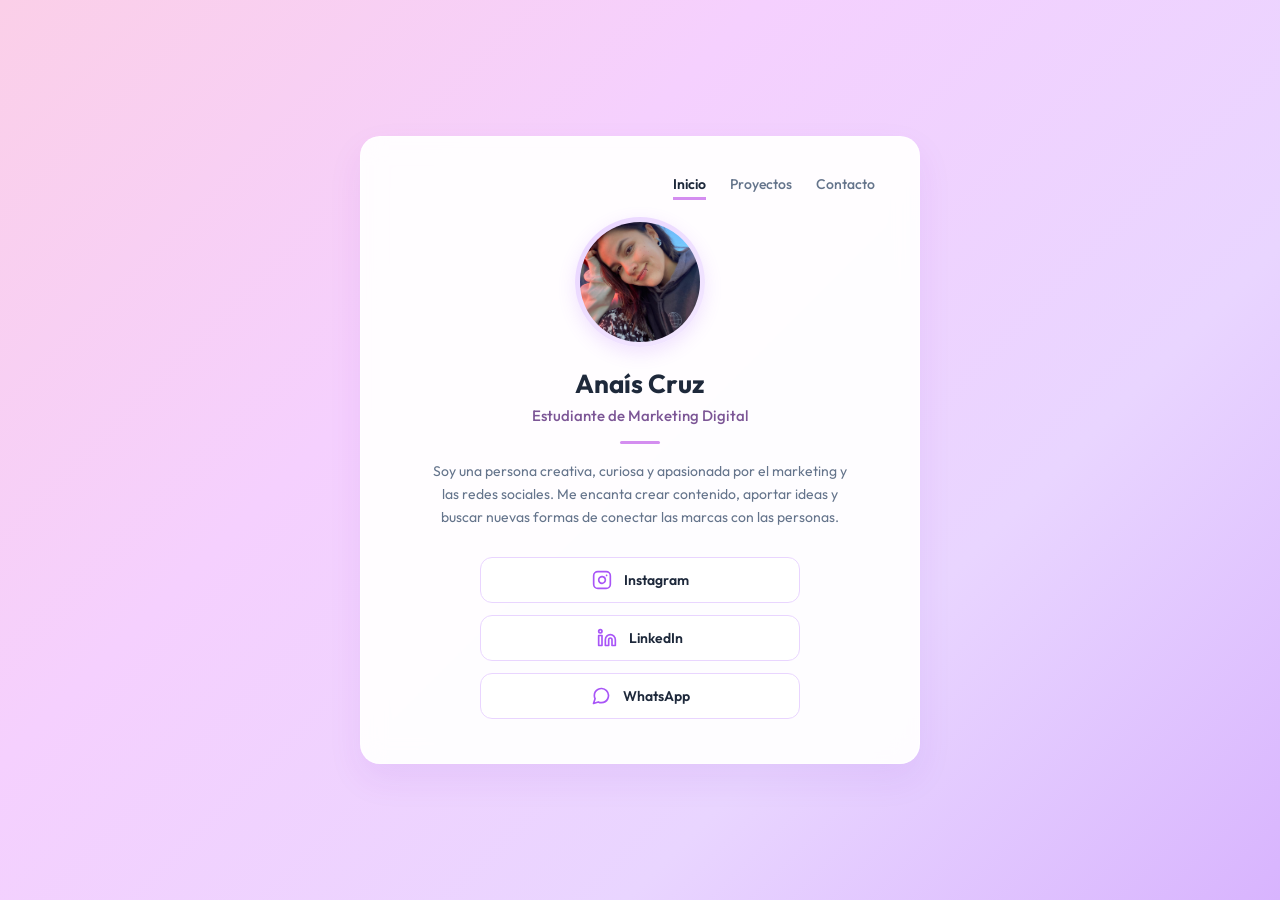
<file: index.html>
<!DOCTYPE html>
<html lang="es">

<head>
    <meta charset="UTF-8">
    <meta name="viewport" content="width=device-width, initial-scale=1.0">
    <title>Anaís Cruz / Portafolio</title>

    <!-- Vinculación del archivo CSS externo -->
    <link rel="stylesheet" href="css/style.css">

    <!-- AOS Library CSS -->
    <link href="https://unpkg.com/aos@2.3.1/dist/aos.css" rel="stylesheet">

    <!-- Tipografía Outfit desde Google Fonts -->
    <link rel="preconnect" href="https://fonts.googleapis.com">
    <link rel="preconnect" href="https://fonts.gstatic.com" crossorigin>
    <link href="https://fonts.googleapis.com/css2?family=Outfit:wght@300;400;500;600;700&display=swap" rel="stylesheet">
</head>

<body>

    <!-- CONTENEDOR CENTRAL (TARJETA) -->
    <main class="card" data-aos="fade-up" data-aos-duration="800">

        <!-- 1. MENÚ DE NAVEGACIÓN -->
        <nav class="navbar" data-aos="fade-down" data-aos-delay="100">
            <ul class="nav-links">
                <li><a href="index.html" class="active">Inicio</a></li>
                <li><a href="proyectos.html">Proyectos</a></li>
                <li><a href="contacto.html">Contacto</a></li>
            </ul>
        </nav>



        <!-- 3. INFORMACIÓN PERSONAL Y BIOGRAFÍA -->
        <header class="profile-info" data-aos="fade-up" data-aos-delay="300">
            <div class="avatar-container" data-aos="zoom-in" data-aos-delay="200">
                <img src="img/avatar.jpeg" alt="Foto de perfil de Anaís Cruz" class="avatar-img">
            </div>
            <h1 class="profile-name">Anaís Cruz</h1>
            <p class="profile-role">Estudiante de Marketing Digital</p>

            <!-- Línea decorativa morada -->
            <div class="divider"></div>

            <p class="profile-bio">
                Soy una persona creativa, curiosa y apasionada por el marketing y las redes sociales. Me encanta crear
                contenido, aportar ideas y buscar nuevas formas de conectar las marcas con las personas.
            </p>
        </header>

        <!-- 4. BOTONES DE REDES SOCIALES -->
        <section class="social-links" data-aos="fade-up" data-aos-delay="400">
            <a href="https://www.instagram.com/anais.ignxcia?igsi=cTJwZXExZHdscWJ1&utm_source=qr" target="_blank"
                rel="noopener noreferrer" class="btn-link">
                <!-- Icono SVG de Instagram -->
                <svg class="btn-icon" xmlns="http://www.w3.org/2000/svg" viewBox="0 0 24 24" fill="none"
                    stroke="currentColor" stroke-width="2" stroke-linecap="round" stroke-linejoin="round">
                    <rect x="2" y="2" width="20" height="20" rx="5" ry="5"></rect>
                    <path d="M16 11.37A4 4 0 1 1 12.63 8 4 4 0 0 1 16 11.37z"></path>
                    <line x1="17.5" y1="6.5" x2="17.51" y2="6.5"></line>
                </svg>
                <span>Instagram</span>
            </a>

            <a href="https://linkedin.com" target="_blank" rel="noopener noreferrer" class="btn-link">
                <!-- Icono SVG de LinkedIn -->
                <svg class="btn-icon" xmlns="http://www.w3.org/2000/svg" viewBox="0 0 24 24" fill="none"
                    stroke="currentColor" stroke-width="2" stroke-linecap="round" stroke-linejoin="round">
                    <path d="M16 8a6 6 0 0 1 6 6v7h-4v-7a2 2 0 0 0-2-2 2 2 0 0 0-2 2v7h-4v-7a6 6 0 0 1 6-6z"></path>
                    <rect x="2" y="9" width="4" height="12"></rect>
                    <circle cx="4" cy="4" r="2"></circle>
                </svg>
                <span>LinkedIn</span>
            </a>

            <a href="https://wa.me/56953467245" target="_blank" rel="noopener noreferrer" class="btn-link">
                <!-- Icono SVG de WhatsApp -->
                <svg class="btn-icon" xmlns="http://www.w3.org/2000/svg" viewBox="0 0 24 24" fill="none"
                    stroke="currentColor" stroke-width="2" stroke-linecap="round" stroke-linejoin="round">
                    <path
                        d="M21 11.5a8.38 8.38 0 0 1-.9 3.8 8.5 8.5 0 0 1-7.6 4.7 8.38 8.38 0 0 1-3.8-.9L3 21l1.9-5.7a8.38 8.38 0 0 1-.9-3.8 8.5 8.5 0 0 1 4.7-7.6 8.38 8.38 0 0 1 3.8-.9h.5a8.48 8.48 0 0 1 8 8v.5z">
                    </path>
                </svg>
                <span>WhatsApp</span>
            </a>
        </section>

    </main>

    <!-- Script de AOS Library e inicialización -->
    <script src="https://unpkg.com/aos@2.3.1/dist/aos.js"></script>
    <script>
        AOS.init({
            duration: 800,
            once: true,
            easing: 'ease-out-cubic'
        });
    </script>

</body>

</html>
</file>
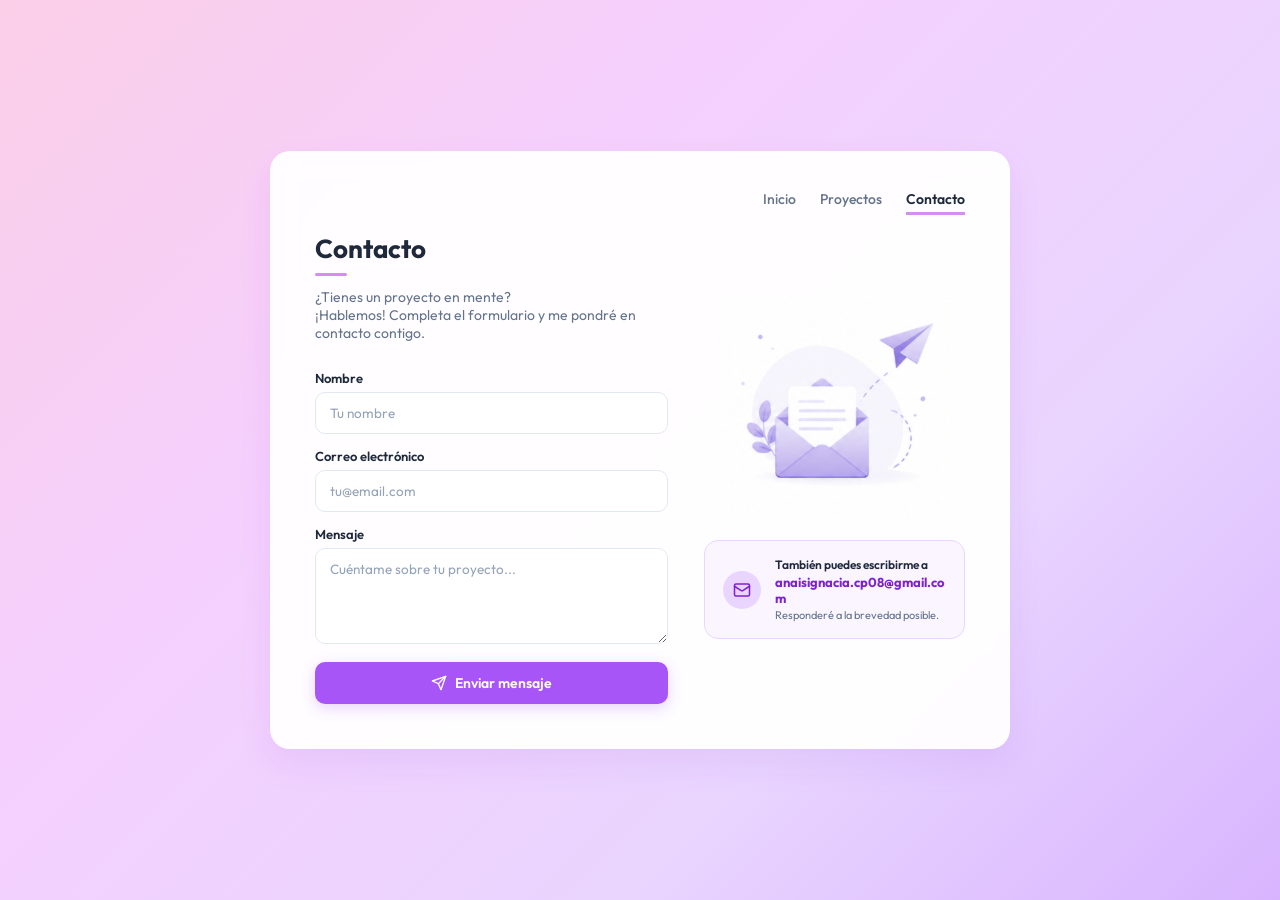
<file: contacto.html>
<!DOCTYPE html>
<html lang="es">

<head>
    <meta charset="UTF-8">
    <meta name="viewport" content="width=device-width, initial-scale=1.0">
    <title>Contacto / Anaís Cruz</title>

    <!-- Enlace a los estilos CSS -->
    <link rel="stylesheet" href="css/style.css?v=2">

    <!-- AOS Library CSS -->
    <link href="https://unpkg.com/aos@2.3.1/dist/aos.css" rel="stylesheet">

    <!-- Tipografía Outfit desde Google Fonts -->
    <link rel="preconnect" href="https://fonts.googleapis.com">
    <link rel="preconnect" href="https://fonts.gstatic.com" crossorigin>
    <link href="https://fonts.googleapis.com/css2?family=Outfit:wght@300;400;500;600;700&display=swap" rel="stylesheet">
</head>

<body>

    <!-- TARJETA CONTENEDORA PRINCIPAL -->
    <main class="card card-wide" data-aos="fade-up" data-aos-duration="800">

        <!-- 1. MENÚ DE NAVEGACIÓN -->
        <nav class="navbar" data-aos="fade-down" data-aos-delay="100">
            <ul class="nav-links">
                <li><a href="index.html">Inicio</a></li>
                <li><a href="proyectos.html">Proyectos</a></li>
                <li><a href="contacto.html" class="active">Contacto</a></li>
            </ul>
        </nav>
        <!-- CONTENEDOR EN 2 COLUMNAS (FORMULARIO E ILUSTRACIÓN) -->
        <div class="contact-layout">

            <!-- COLUMNA IZQUIERDA: FORMULARIO -->
            <div class="contact-left" data-aos="fade-right" data-aos-delay="200">

                <!-- Encabezado -->
                <header class="page-header">
                    <h1 class="page-title">Contacto</h1>
                    <div class="divider-left"></div>
                    <p class="page-subtitle">
                        ¿Tienes un proyecto en mente?<br>
                        ¡Hablemos! Completa el formulario y me pondré en contacto contigo.
                    </p>
                </header>

                <!-- Formulario -->
                <form class="contact-form" action="https://formspree.io/f/tu-codigo" method="POST">

                    <div class="form-group">
                        <label for="nombre" class="form-label">Nombre</label>
                        <input type="text" id="nombre" name="nombre" class="form-input" placeholder="Tu nombre"
                            required>
                    </div>

                    <div class="form-group">
                        <label for="email" class="form-label">Correo electrónico</label>
                        <input type="email" id="email" name="email" class="form-input" placeholder="tu@email.com"
                            required>
                    </div>

                    <div class="form-group">
                        <label for="mensaje" class="form-label">Mensaje</label>
                        <textarea id="mensaje" name="mensaje" rows="4" class="form-input form-textarea"
                            placeholder="Cuéntame sobre tu proyecto..." required></textarea>
                    </div>

                    <!-- Botón Enviar con ícono -->
                    <button type="submit" class="btn-submit">
                        <svg class="btn-send-icon" xmlns="http://www.w3.org/2000/svg" viewBox="0 0 24 24" fill="none"
                            stroke="currentColor" stroke-width="2" stroke-linecap="round" stroke-linejoin="round">
                            <line x1="22" y1="2" x2="11" y2="13"></line>
                            <polygon points="22 2 15 22 11 13 2 9 22 2"></polygon>
                        </svg>
                        <span>Enviar mensaje</span>
                    </button>

                </form>
            </div>
            <!-- COLUMNA DERECHA: ILUSTRACIÓN Y EMAIL DIRECTO -->
            <div class="contact-right" data-aos="fade-left" data-aos-delay="300">

                <!-- Ilustración del sobre -->
                <div class="contact-illustration">
                    <img src="img/contacto-ilustracion.png" alt="Ilustración de sobre de contacto"
                        class="illustration-img">
                </div>

                <!-- Tarjeta de correo directo -->
                <div class="direct-email-card">
                    <div class="email-icon-circle">
                        <!-- Ícono de sobre -->
                        <svg xmlns="http://www.w3.org/2000/svg" viewBox="0 0 24 24" fill="none" stroke="currentColor"
                            stroke-width="2" stroke-linecap="round" stroke-linejoin="round">
                            <rect x="2" y="4" width="20" height="16" rx="2"></rect>
                            <path d="m22 7-8.97 5.7a1.94 1.94 0 0 1-2.06 0L2 7"></path>
                        </svg>
                    </div>
                    <div class="email-info-text">
                        <span class="email-label">También puedes escribirme a</span>
                        <a href="mailto:anaisignacia.cp08@gmail.com" class="email-link">anaisignacia.cp08@gmail.com</a>
                        <span class="email-note">Responderé a la brevedad posible.</span>
                    </div>
                </div>

            </div>

        </div> <!-- Fin de contact-layout -->

    </main>

    <!-- Script de AOS Library e inicialización -->
    <script src="https://unpkg.com/aos@2.3.1/dist/aos.js"></script>
    <script>
        AOS.init({
            duration: 800,
            once: true,
            easing: 'ease-out-cubic'
        });
    </script>

</body>

</html>
</file>
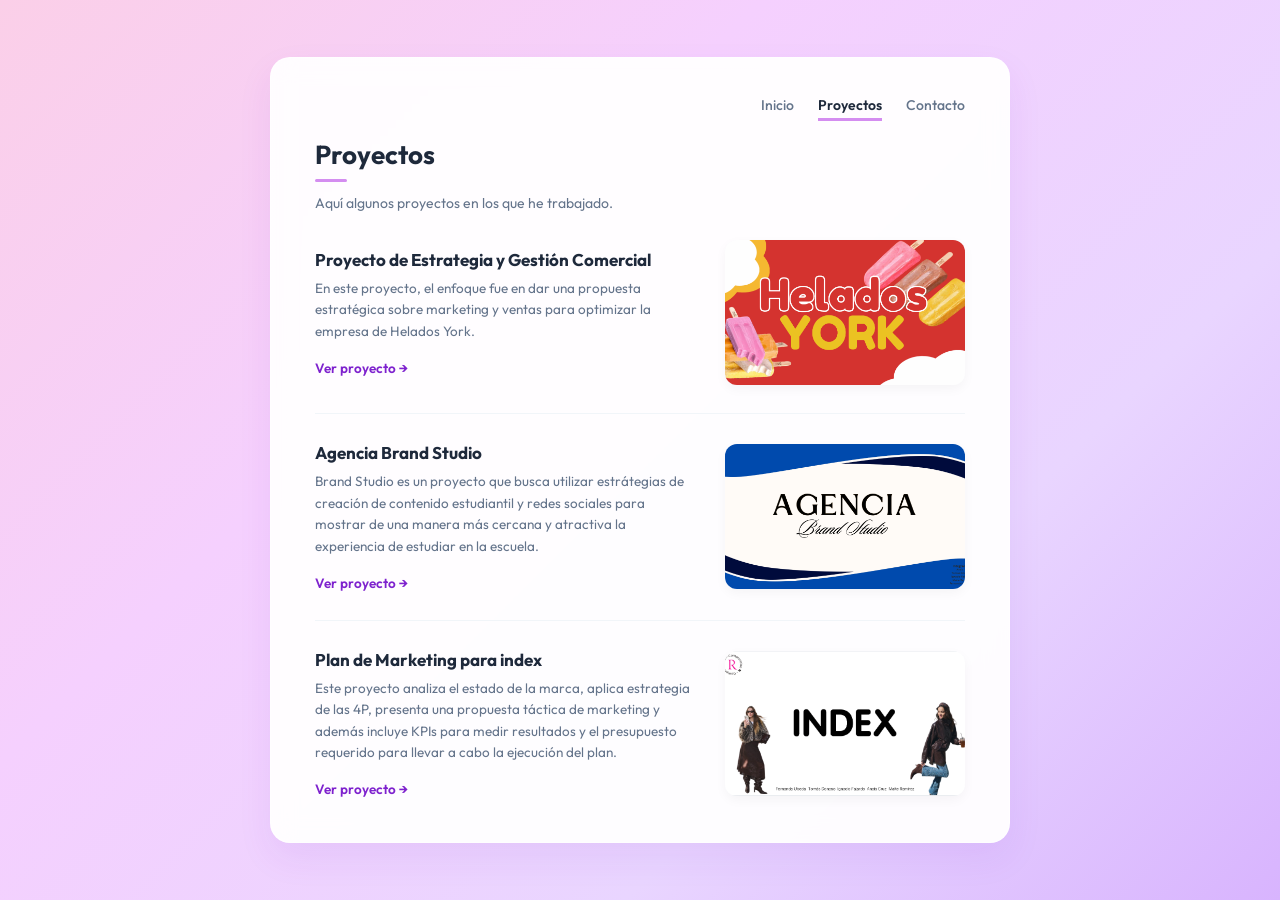
<file: proyectos.html>
<!DOCTYPE html>
<html lang="es">

<head>
    <meta charset="UTF-8">
    <meta name="viewport" content="width=device-width, initial-scale=1.0">
    <title>Proyectos / Anaís Cruz</title>

    <!-- Enlace a tu hoja de estilos CSS -->
    <link rel="stylesheet" href="css/style.css?v=2">

    <!-- AOS Library CSS -->
    <link href="https://unpkg.com/aos@2.3.1/dist/aos.css" rel="stylesheet">

    <!-- Tipografía Outfit desde Google Fonts -->
    <link rel="preconnect" href="https://fonts.googleapis.com">
    <link rel="preconnect" href="https://fonts.gstatic.com" crossorigin>
    <link href="https://fonts.googleapis.com/css2?family=Outfit:wght@300;400;500;600;700&display=swap" rel="stylesheet">
</head>

<body>

    <!-- TARJETA CONTENEDORA PRINCIPAL -->
    <main class="card card-wide" data-aos="fade-up" data-aos-duration="800">

        <!-- 1. MENÚ DE NAVEGACIÓN -->
        <nav class="navbar" data-aos="fade-down" data-aos-delay="100">
            <ul class="nav-links">
                <li><a href="index.html">Inicio</a></li>
                <li><a href="proyectos.html" class="active">Proyectos</a></li>
                <li><a href="contacto.html">Contacto</a></li>
            </ul>
        </nav>
        <!-- 2. ENCABEZADO DE LA PÁGINA -->
        <header class="page-header" data-aos="fade-up" data-aos-delay="150">
            <h1 class="page-title">Proyectos</h1>
            <div class="divider-left"></div>
            <p class="page-subtitle">Aquí algunos proyectos en los que he trabajado.</p>
        </header>
        <!-- 3. LISTA DE PROYECTOS -->
        <section class="projects-list">

            <!-- PROYECTO 1 -->
            <article class="project-card" data-aos="fade-up" data-aos-delay="200">
                <div class="project-info">
                    <h2 class="project-title">Proyecto de Estrategia y Gestión Comercial</h2>
                    <p class="project-desc">
                        En este proyecto, el enfoque fue en dar una propuesta estratégica sobre marketing y ventas para
                        optimizar la empresa de Helados York.
                    </p>
                    <a href="https://www.canva.com/design/DAHO7sI-Rek/Bd5SrFLWePbwLEfzHbOOrQ/edit" target="_blank"
                        rel="noopener noreferrer" class="project-link">Ver proyecto &rarr;</a>
                </div>
                <div class="project-image-container">
                    <img src="img/proyecto1.png" alt="Proyecto Plan de marketing" class="project-img">
                </div>
            </article>
            <!-- PROYECTO 2 -->
            <article class="project-card" data-aos="fade-up" data-aos-delay="300">
                <div class="project-info">
                    <h2 class="project-title">Agencia Brand Studio</h2>
                    <p class="project-desc">
                        Brand Studio es un proyecto que busca utilizar estrátegias de creación de contenido estudiantil
                        y redes sociales para mostrar de una manera más cercana y atractiva la experiencia de estudiar
                        en la escuela.

                    </p>
                    <a href="https://canva.link/h7z7g3jiuuuuoy8" target="_blank" rel="noopener noreferrer"
                        class="project-link">Ver proyecto &rarr;</a>
                </div>
                <div class="project-image-container">
                    <img src="img/proyecto2.png" alt="Gestión de Redes Sociales" class="project-img">
                </div>
            </article>
            <!-- PROYECTO 3 -->
            <article class="project-card" data-aos="fade-up" data-aos-delay="400">
                <div class="project-info">
                    <h2 class="project-title">Plan de Marketing para index</h2>
                    <p class="project-desc">
                        Este proyecto analiza el estado de la marca, aplica estrategia de las 4P, presenta una propuesta
                        táctica de marketing y además incluye KPIs para medir resultados y el presupuesto requerido para
                        llevar a cabo la ejecución del plan.
                    </p>
                    <a href="https://www.canva.com/design/DAHPYKmhClk/kwcgn0FLvCJjh1_HuDOGQA/edit" target="_blank"
                        rel="noopener noreferrer" class="project-link">Ver proyecto &rarr;</a>
                </div>
                <div class="project-image-container">
                    <img src="img/proyecto3.png" alt="Creación de sitios web" class="project-img">
                </div>
            </article>

        </section>

    </main>

    <!-- Script de AOS Library e inicialización -->
    <script src="https://unpkg.com/aos@2.3.1/dist/aos.js"></script>
    <script>
        AOS.init({
            duration: 800,
            once: true,
            easing: 'ease-out-cubic'
        });
    </script>

</body>

</html>
</file>
<file: css/style.css>
/* ==========================================================================
   VARIABLES DE DISEÑO (PALETA LILA / LAVANDA)
   ========================================================================== */
:root {
    /* Paleta Lila / Lavanda */
    --primary: #a855f7;          /* Lila principal vibrante */
    --primary-hover: #9333ea;    /* Lila intenso para hover */
    --primary-dark: #7e22ce;     /* Lila oscuro para enlaces y contraste */
    --primary-light: #faf5ff;    /* Fondo claro con tinte lila */
    --primary-border: #e9d5ff;   /* Borde lila suave */
    --primary-ring-1: #e9d5ff;   /* Degradado de avatar inicio */
    --primary-ring-2: #f3e8ff;   /* Degradado de avatar fin */
    --accent: #d48df0;           /* Acento decorativo (líneas y subrayados) */
    
    /* Fondo general y tarjeta */
    --bg-page: #fdf2f8;          /* Fondo fallback */
    --bg-gradient: linear-gradient(135deg, #fbcfe8 0%, #f5d0fe 35%, #e9d5ff 70%, #d8b4fe 100%);
    --card-bg: rgba(255, 255, 255, 0.94); /* Fondo blanco semitransparente para legibilidad */
    
    /* Tipografía y textos */
    --text-main: #1e293b;        /* Títulos y texto principal */
    --text-muted: #64748b;       /* Subtítulos y descripciones */
    --text-role: #7c5696;        /* Rol profesional */
    --border-subtle: #f1f5f9;    /* Separador suave entre elementos */
}

/* ==========================================================================
   1. RESET Y ESTILOS GENERALES
   ========================================================================== */
* {
    margin: 0;
    padding: 0;
    box-sizing: border-box;
}

html {
    overflow-x: hidden;
}

body {
    font-family: 'Outfit', 'Arial', sans-serif;
    background: linear-gradient(135deg, #fbcfe8 0%, #f5d0fe 35%, #e9d5ff 70%, #d8b4fe 100%);
    background-attachment: fixed;
    background-size: cover;
    color: var(--text-main);

    /* CENTRADO CON FLEXBOX */
    display: flex;
    justify-content: center;
    align-items: center;

    min-height: 100vh;
    padding: 20px;
    overflow-x: hidden;
}

/* ==========================================================================
   2. CONTENEDOR CENTRAL (CARD BLANCA)
   ========================================================================== */
.card {
    background-color: var(--card-bg);
    backdrop-filter: blur(12px);
    -webkit-backdrop-filter: blur(12px);
    width: 100%;
    max-width: 560px;
    border-radius: 20px;
    border: 1px solid rgba(255, 255, 255, 0.7);
    box-shadow: 0 15px 35px rgba(126, 34, 206, 0.08);
    padding: 36px 44px 44px 44px;
    text-align: center;
}

/* ==========================================================================
   3. MENÚ DE NAVEGACIÓN SUPERIOR
   ========================================================================== */
.navbar {
    display: flex;
    justify-content: flex-end;
    margin-bottom: 24px;
}

.nav-links {
    display: flex;
    list-style: none;
    gap: 24px;
}

.nav-links a {
    text-decoration: none;
    color: var(--text-muted);
    font-size: 14px;
    font-weight: 500;
    padding-bottom: 4px;
    transition: color 0.2s ease;
}

.nav-links a:hover {
    color: var(--primary);
}

/* Enlace activo con subrayado lila */
.nav-links a.active {
    color: var(--text-main);
    font-weight: 600;
    border-bottom: 3px solid var(--accent);
}

/* ==========================================================================
   4. FOTO DE PERFIL CIRCULAR
   ========================================================================== */
.avatar-container {
    width: 130px;
    height: 130px;
    margin: 0 auto 20px auto;
    border-radius: 50%;
    padding: 5px;
    background: linear-gradient(135deg, var(--primary-ring-1) 0%, var(--primary-ring-2) 100%);
    box-shadow: 0 6px 18px rgba(168, 85, 247, 0.16);
}

.avatar-img {
    width: 100%;
    height: 100%;
    object-fit: cover;
    border-radius: 50%;
    display: block;
}

/* ==========================================================================
   5. TEXTOS Y LÍNEA DIVISORIA
   ========================================================================== */
.profile-info {
    margin-bottom: 28px;
}

.profile-name {
    font-size: 26px;
    font-weight: 700;
    color: var(--text-main);
    margin-bottom: 6px;
}

.profile-role {
    font-size: 15px;
    font-weight: 500;
    color: var(--text-role);
    margin-bottom: 16px;
}

.divider {
    width: 40px;
    height: 3px;
    background-color: var(--accent);
    border-radius: 3px;
    margin: 0 auto 16px auto;
}

.profile-bio {
    font-size: 14px;
    line-height: 1.65;
    color: var(--text-muted);
    max-width: 420px;
    margin: 0 auto;
}

/* ==========================================================================
   6. BOTONES DE REDES SOCIALES
   ========================================================================== */
.social-links {
    display: flex;
    flex-direction: column;
    gap: 12px;
    max-width: 320px;
    margin: 0 auto;
}

.btn-link {
    display: flex;
    align-items: center;
    justify-content: center;
    gap: 12px;
    padding: 12px 20px;
    background-color: var(--card-bg);
    border: 1.5px solid var(--primary-border);
    border-radius: 12px;
    text-decoration: none;
    color: var(--text-main);
    font-size: 14px;
    font-weight: 600;
    transition: all 0.25s ease;
}

/* Efecto hover en botones */
.btn-link:hover {
    border-color: var(--primary);
    background-color: var(--primary-light);
    color: var(--primary-dark);
    transform: translateY(-2px);
    box-shadow: 0 6px 15px rgba(168, 85, 247, 0.15);
}

.btn-icon {
    width: 20px;
    height: 20px;
    stroke: var(--primary);
    flex-shrink: 0;
    transition: transform 0.2s ease;
}

.btn-link:hover .btn-icon {
    transform: scale(1.1);
}

/* ==========================================================================
   7. ADAPTACIÓN PARA CELULARES (RESPONSIVE INICIO)
   ========================================================================== */
@media (max-width: 480px) {
    .card {
        padding: 28px 20px;
    }

    .profile-name {
        font-size: 22px;
    }
}

/* ==========================================================================
   8. ESTILOS DE LA VISTA DE PROYECTOS
   ========================================================================== */
.card-wide {
    max-width: 740px;
    text-align: left;
}

.page-header {
    margin-bottom: 28px;
}

.page-title {
    font-size: 26px;
    font-weight: 700;
    color: var(--text-main);
    margin-bottom: 8px;
}

.divider-left {
    width: 32px;
    height: 3px;
    background-color: var(--accent);
    border-radius: 2px;
    margin-bottom: 12px;
}

.page-subtitle {
    font-size: 14px;
    color: var(--text-muted);
}

.projects-list {
    display: flex;
    flex-direction: column;
    gap: 28px;
}

.project-card {
    display: flex;
    align-items: center;
    justify-content: space-between;
    gap: 28px;
    padding-bottom: 28px;
    border-bottom: 1px solid var(--border-subtle);
}

.project-card:last-child {
    border-bottom: none;
    padding-bottom: 0;
}

.project-info {
    flex: 1;
}

.project-title {
    font-size: 17px;
    font-weight: 700;
    color: var(--text-main);
    margin-bottom: 8px;
}

.project-desc {
    font-size: 13.5px;
    line-height: 1.6;
    color: var(--text-muted);
    margin-bottom: 14px;
}

.project-link {
    display: inline-flex;
    align-items: center;
    gap: 6px;
    color: var(--primary-dark);
    font-size: 13.5px;
    font-weight: 600;
    text-decoration: none;
    transition: all 0.2s ease;
}

.project-link:hover {
    color: var(--primary);
    transform: translateX(4px);
}

.project-image-container {
    width: 240px;
    height: 145px;
    flex-shrink: 0;
    border-radius: 12px;
    overflow: hidden;
    background-color: #f8fafc;
    box-shadow: 0 4px 12px rgba(0, 0, 0, 0.04);
}

.project-img {
    width: 100%;
    height: 100%;
    object-fit: cover;
    display: block;
    transition: transform 0.3s ease;
}

.project-card:hover .project-img {
    transform: scale(1.03);
}

/* Responsive Proyectos */
@media (max-width: 620px) {
    .card-wide {
        padding: 28px 20px;
    }

    .project-card {
        flex-direction: column-reverse;
        align-items: flex-start;
        gap: 16px;
    }

    .project-image-container {
        width: 100%;
        height: 180px;
    }
}

/* ==========================================================================
   9. ESTILOS DE LA VISTA DE CONTACTO
   ========================================================================== */
.contact-layout {
    display: grid;
    grid-template-columns: 1.15fr 0.85fr;
    gap: 36px;
    align-items: center;
}

.contact-left {
    text-align: left;
}

.form-group {
    display: flex;
    flex-direction: column;
    gap: 6px;
    margin-bottom: 14px;
}

.form-label {
    font-size: 13px;
    font-weight: 600;
    color: var(--text-main);
}

.form-input {
    width: 100%;
    padding: 11px 14px;
    border: 1.5px solid #e2e8f0;
    border-radius: 10px;
    font-family: inherit;
    font-size: 13.5px;
    color: var(--text-main);
    background-color: #ffffff;
    transition: all 0.2s ease;
    outline: none;
}

.form-input::placeholder {
    color: #94a3b8;
}

.form-input:focus {
    border-color: var(--primary);
    box-shadow: 0 0 0 3px rgba(168, 85, 247, 0.15);
}

.form-textarea {
    resize: vertical;
    min-height: 90px;
}

/* Botón Enviar */
.btn-submit {
    display: inline-flex;
    align-items: center;
    justify-content: center;
    gap: 8px;
    width: 100%;
    padding: 12px 20px;
    background-color: var(--primary);
    color: #ffffff;
    border: none;
    border-radius: 10px;
    font-family: inherit;
    font-size: 14px;
    font-weight: 600;
    cursor: pointer;
    transition: all 0.2s ease;
    box-shadow: 0 4px 14px rgba(168, 85, 247, 0.25);
    margin-top: 4px;
}

.btn-submit:hover {
    background-color: var(--primary-hover);
    transform: translateY(-1px);
    box-shadow: 0 6px 18px rgba(168, 85, 247, 0.35);
}

.btn-send-icon {
    width: 16px;
    height: 16px;
    stroke: #ffffff;
}

/* Contacto - Columna Derecha */
.contact-right {
    display: flex;
    flex-direction: column;
    align-items: center;
    gap: 24px;
}

.contact-illustration {
    width: 100%;
    max-width: 240px;
    display: flex;
    justify-content: center;
    align-items: center;
}

.illustration-img {
    width: 100%;
    height: auto;
    object-fit: contain;
    display: block;
}

/* Tarjeta de correo directo */
.direct-email-card {
    display: flex;
    align-items: center;
    gap: 14px;
    background-color: var(--primary-light);
    border: 1px solid var(--primary-border);
    border-radius: 14px;
    padding: 16px 18px;
    width: 100%;
    text-align: left;
}

.email-icon-circle {
    width: 38px;
    height: 38px;
    border-radius: 50%;
    background-color: var(--primary-border);
    display: flex;
    align-items: center;
    justify-content: center;
    flex-shrink: 0;
}

.email-icon-circle svg {
    width: 18px;
    height: 18px;
    stroke: var(--primary-dark);
}

.email-info-text {
    display: flex;
    flex-direction: column;
    gap: 2px;
}

.email-label {
    font-size: 12px;
    font-weight: 600;
    color: var(--text-main);
}

.email-link {
    font-size: 13px;
    font-weight: 700;
    color: var(--primary-dark);
    text-decoration: none;
    word-break: break-all;
}

.email-link:hover {
    text-decoration: underline;
    color: var(--primary);
}

.email-note {
    font-size: 11px;
    color: var(--text-muted);
}

/* Responsive Contacto */
@media (max-width: 680px) {
    .contact-layout {
        grid-template-columns: 1fr;
        gap: 32px;
    }

    .contact-illustration {
        max-width: 180px;
    }
}
</file>
